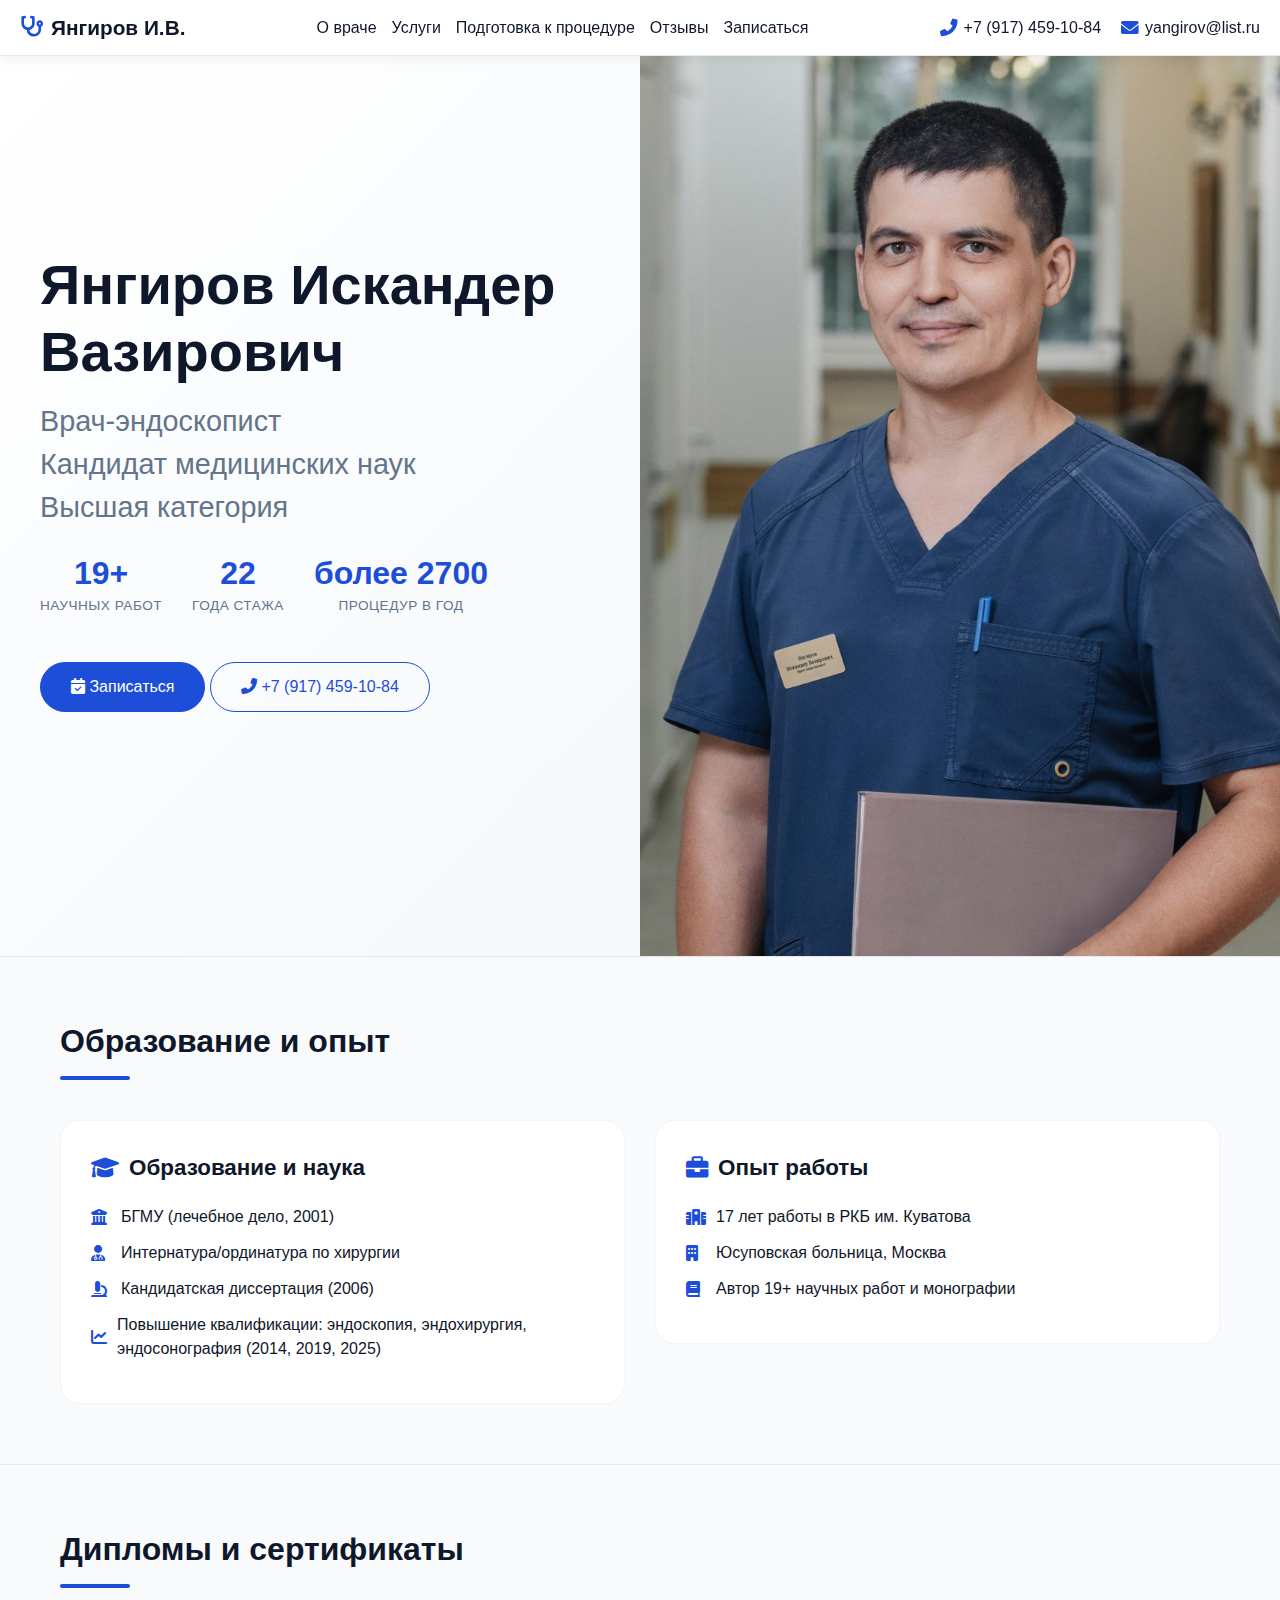
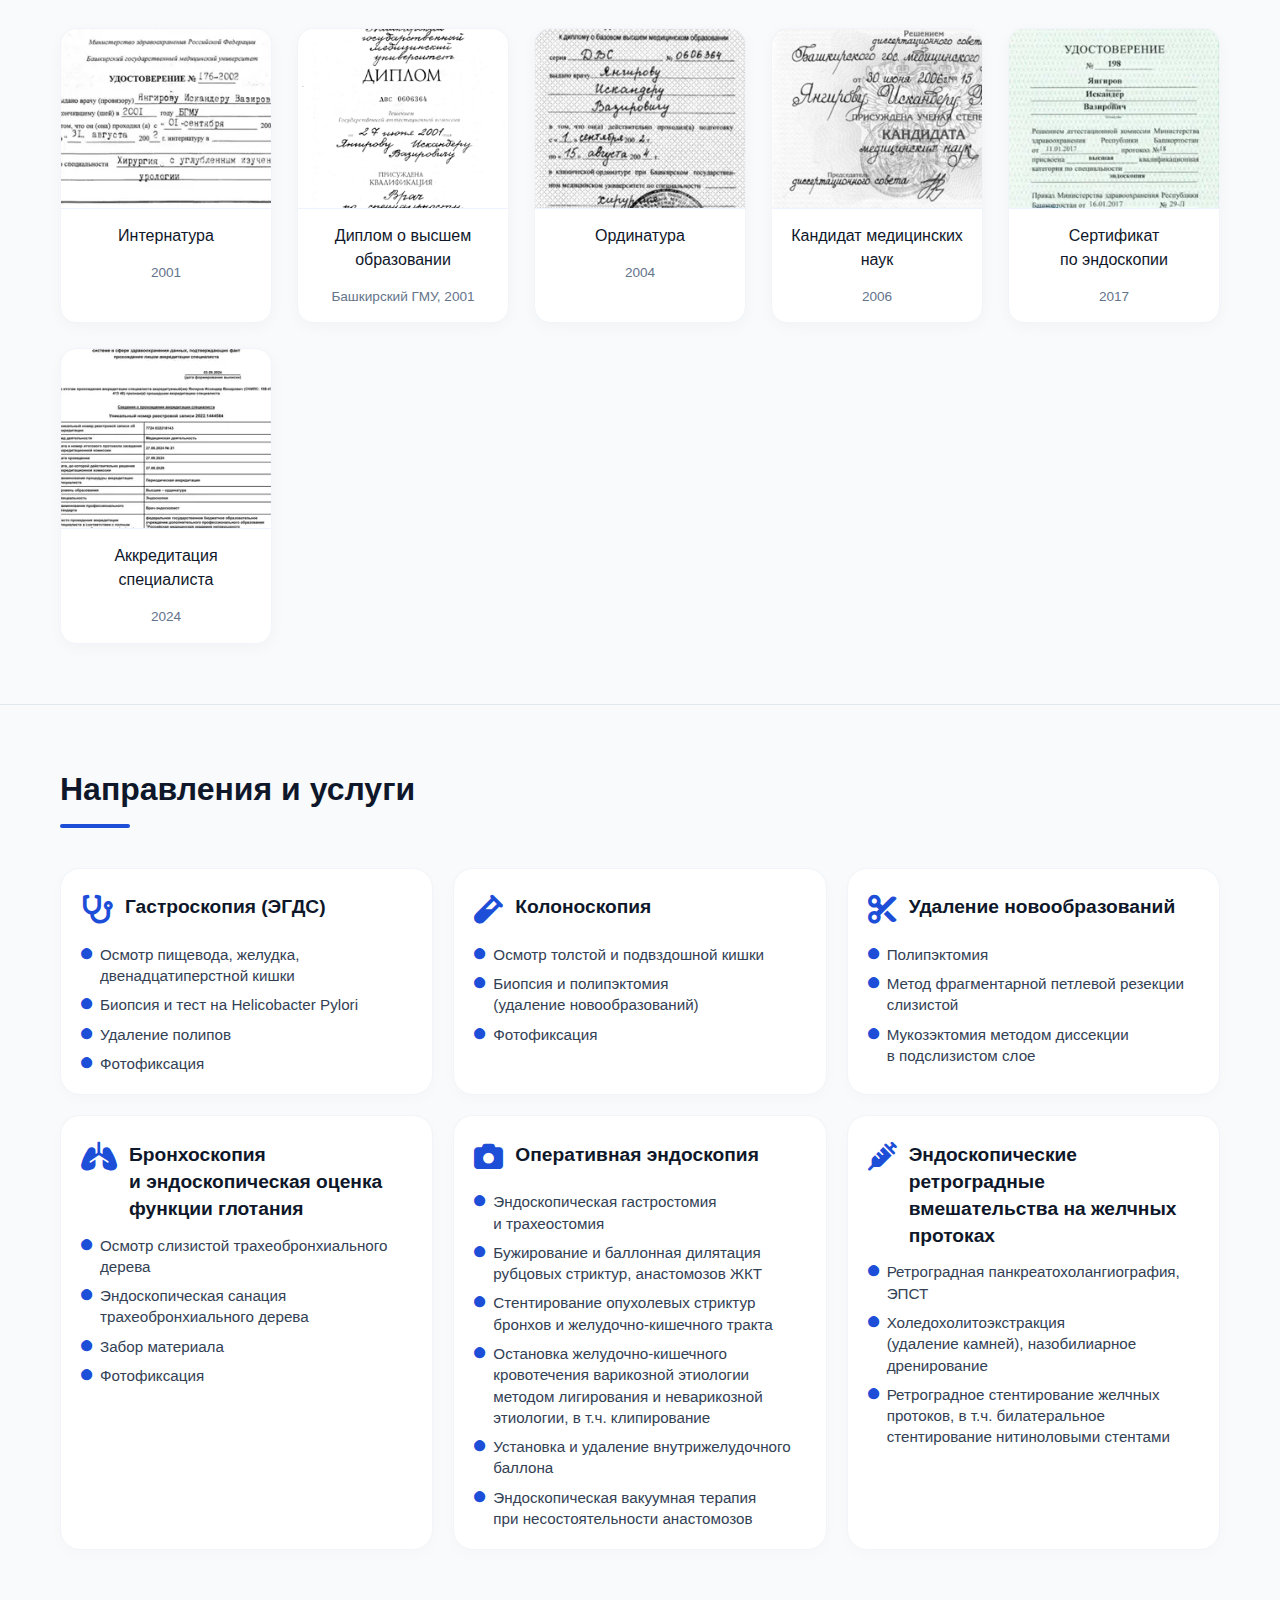
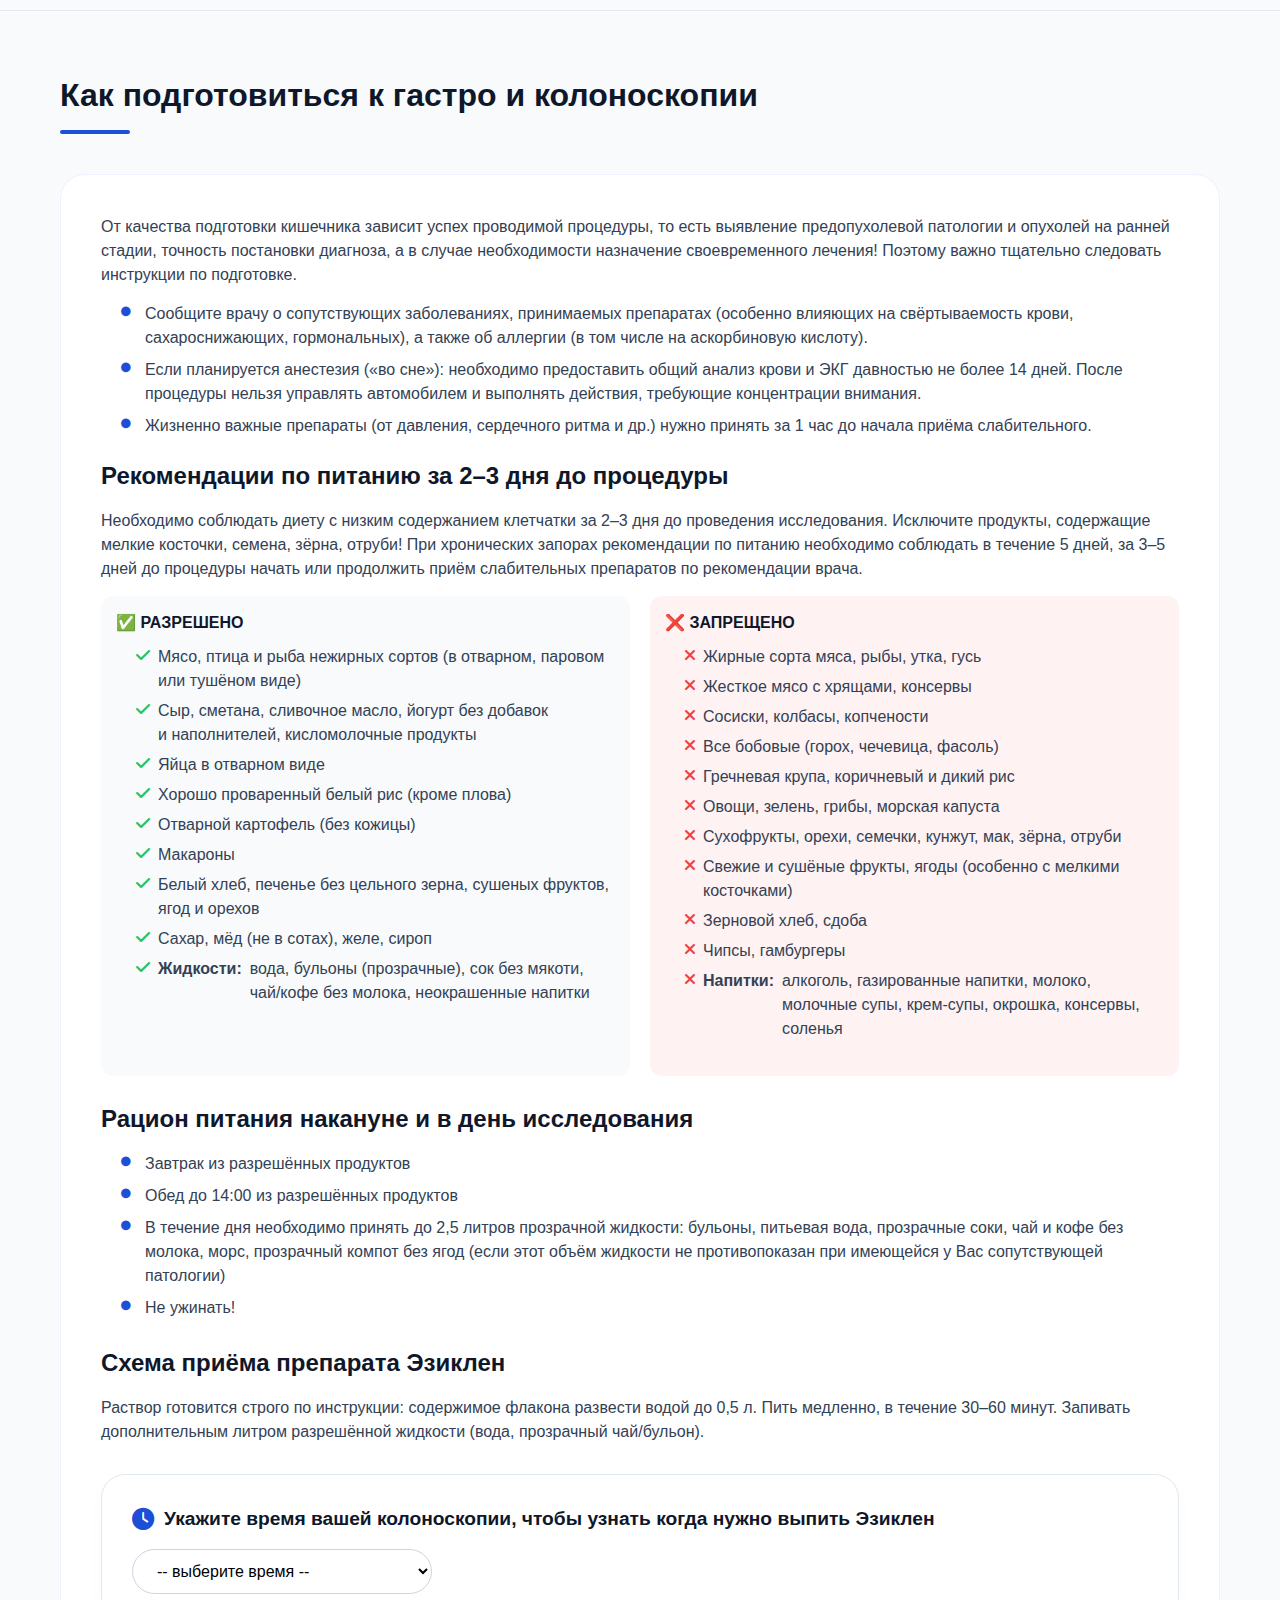
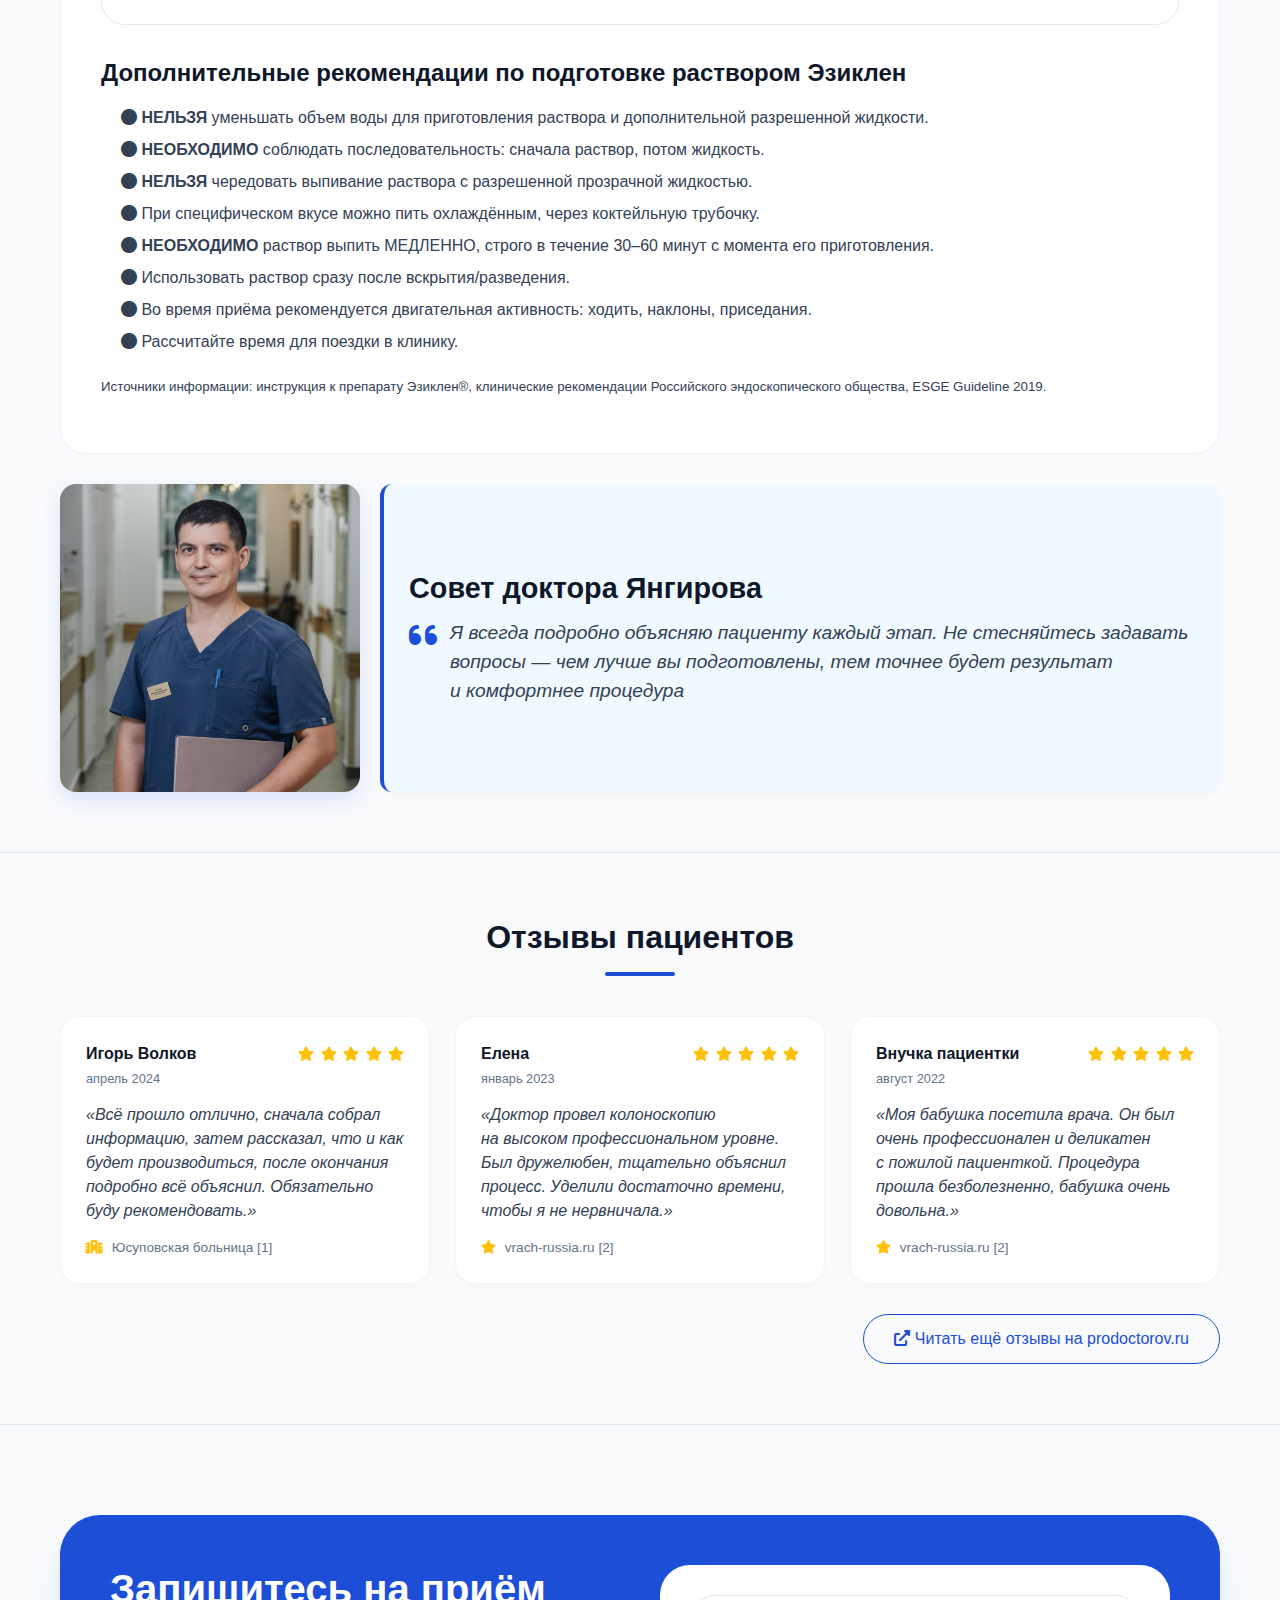
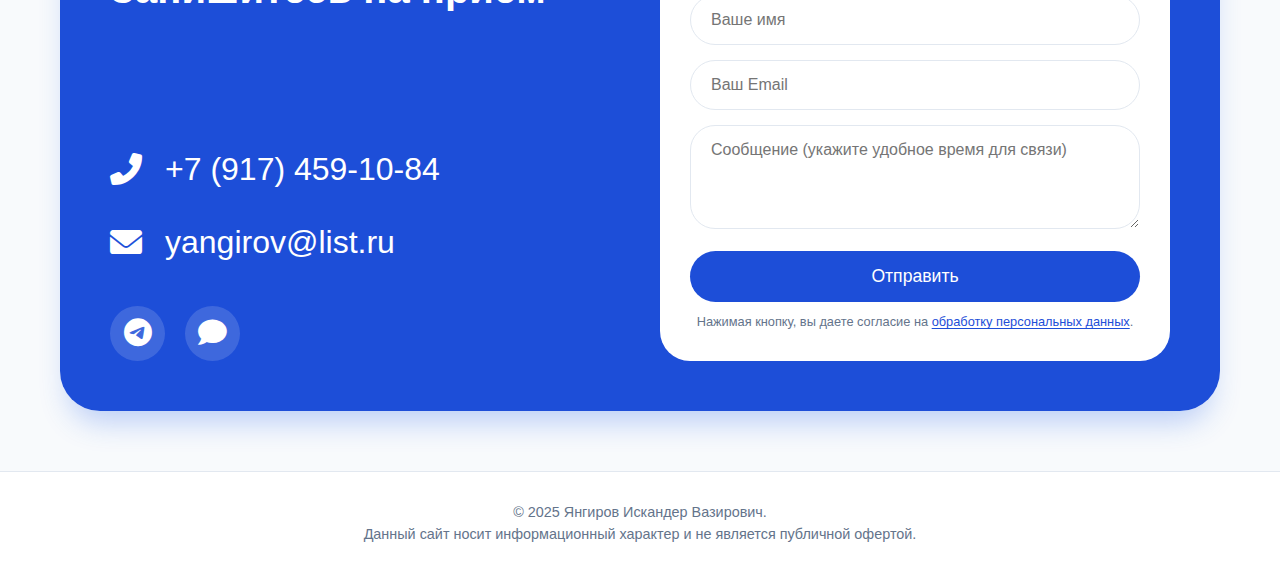
<file: index.html>
<!DOCTYPE html>
<html lang="ru">
<head>
    <meta charset="UTF-8">
    <meta name="viewport" content="width=device-width, initial-scale=1.0">
    <title>Янгиров Искандер Вазирович | Эндоскопист, к.м.н. Москва</title>
    <meta name="description" content="Янгиров Искандер Вазирович – врач-эндоскопист, к.м.н. в Москве. Стаж 22 года, высшая категория. Гастроскопия, колоноскопия, удаление новообразований. Запишитесь на приём.">
    <!-- Open Graph / соцсети -->
    <meta property="og:title" content="Янгиров Искандер Вазирович | Эндоскопист, к.м.н.">
    <meta property="og:description" content="Врач-эндоскопист с 22-летним стажем. Гастроскопия, колоноскопия, удаление новообразований. Запись по телефону.">
    

<meta property="og:image" content="https://doctoryangirov.ru/Photos/YangirovIskander.jpg">
<meta property="og:url" content="https://doctoryangirov.ru/">


    <meta property="og:type" content="website">
    <!-- Font Awesome 6 -->
    <link rel="stylesheet" href="https://cdnjs.cloudflare.com/ajax/libs/font-awesome/6.0.0-beta3/css/all.min.css">
    <!-- Фавикон (папка favicon в корне) -->
    <link rel="icon" type="image/png" href="favicon/favicon-96x96.png" sizes="96x96" />
    <link rel="icon" type="image/svg+xml" href="favicon/favicon.svg" />
    <link rel="shortcut icon" href="favicon/favicon.ico" />
    <link rel="apple-touch-icon" sizes="180x180" href="favicon/apple-touch-icon.png" />
    <link rel="manifest" href="favicon/site.webmanifest" />
    <!-- Основные стили -->
    <link rel="stylesheet" href="styles.css">
</head>
<body>
    <!-- Навигационное меню -->
    <nav class="navbar">
        <a href="#hero" class="nav-logo"><i class="fas fa-stethoscope"></i> Янгиров И.В.</a>
        <div class="nav-links">
            <a href="#education">О&nbsp;враче</a>
            <a href="#services">Услуги</a>
            <a href="#preparation">Подготовка к процедуре</a>
            <a href="#reviews">Отзывы</a>
            <a href="#contact">Записаться</a>
        </div>
        <div class="nav-contacts">
            <a href="tel:+79174591084"><i class="fas fa-phone-alt"></i> +7&nbsp;(917) 459-10-84</a>
            <a href="mailto:yangirov@list.ru"><i class="fas fa-envelope"></i> yangirov@list.ru</a>
        </div>
        <!-- Бургер-иконка -->
        <div class="burger-menu">
            <i class="fas fa-bars burger-icon"></i>
            <i class="fas fa-times close-icon" style="display: none;"></i>
        </div>
    </nav>

    <!-- HERO -->
    <section class="hero" id="hero">
        <div class="hero-content">
            <div class="hero-text">
                <h1>Янгиров Искандер Вазирович</h1>
                <h2>Врач-эндоскопист<br>Кандидат медицинских наук<br>Высшая категория</h2>
                <div class="stats">
                    <div class="stat-item">
                        <span class="stat-number">19+</span>
                        <span class="stat-label">Научных работ</span>
                    </div>
                    <div class="stat-item">
                        <span class="stat-number">22</span>
                        <span class="stat-label">Года стажа</span>
                    </div>
                    <div class="stat-item">
                        <span class="stat-number">более 2700</span>
                        <span class="stat-label">Процедур в год</span>
                    </div>
                </div>
                <div style="margin-top: 30px;">
                    <a href="#contact" class="btn"><i class="fas fa-calendar-check"></i> Записаться</a>
                    <a href="tel:+79174591084" class="btn-outline"><i class="fas fa-phone-alt"></i> +7 (917) 459-10-84</a>
                </div>
            </div>
            <div class="hero-image">
                <img class="doctor-photo" src="Photos/YangirovIskander.jpg" alt="Янгиров Искандер Вазирович, врач-эндоскопист">
            </div>
        </div>
    </section>

    <!-- Образование и стаж -->
    <section id="education" style="background-color: var(--bg-light);">
        <div class="container">
            <h2 class="section-title">Образование и&nbsp;опыт</h2>
            <div class="info-grid">
                <div class="info-block">
                    <h3><i class="fas fa-graduation-cap"></i> Образование и&nbsp;наука</h3>
                    <ul class="doc-list">
                        <li><i class="fas fa-university"></i> БГМУ (лечебное дело, 2001)</li>
                        <li><i class="fas fa-user-md"></i> Интернатура/ординатура по&nbsp;хирургии</li>
                        <li><i class="fas fa-microscope"></i> Кандидатская диссертация (2006)</li>
                        <li><i class="fas fa-chart-line"></i> Повышение квалификации: эндоскопия, эндохирургия, эндосонография (2014, 2019, 2025)</li>
                    </ul>
                </div>
                <div class="info-block">
                    <h3><i class="fas fa-briefcase"></i> Опыт работы</h3>
                    <ul class="doc-list">
                        <li><i class="fas fa-hospital"></i> 17 лет работы в&nbsp;РКБ им. Куватова</li>
                        <li><i class="fas fa-building"></i> Юсуповская больница, Москва</li>
                        <li><i class="fas fa-book"></i> Автор 19+ научных работ и&nbsp;монографии</li>
                    </ul>
                </div>
            </div>
        </div>
    </section>

    <!-- Галерея дипломов -->
    <section id="diplomas">
        <div class="container">
            <h2 class="section-title">Дипломы и&nbsp;сертификаты</h2>
            <div class="diplomas-grid">
                <div class="diploma-card">
                    <div class="diploma-image">
                        <img src="Photos/Diplomas/diploma-internature-thumb.webp" alt="Диплом об окончании интернатуры, 2001" loading="lazy">
                    </div>
                    <p>Интернатура</p>
                    <small>2001</small>
                </div>
                <div class="diploma-card">
                    <div class="diploma-image">
                        <img src="Photos/Diplomas/diploma-higher-education-thumb.webp" alt="Диплом о высшем образовании, Башкирский ГМУ, 2001" loading="lazy">
                    </div>
                    <p>Диплом о&nbsp;высшем образовании</p>
                    <small>Башкирский ГМУ, 2001</small>
                </div>
                <div class="diploma-card">
                    <div class="diploma-image">
                        <img src="Photos/Diplomas/ordinatura-thumb.webp" alt="Диплом об окончании ординатуры, 2004" loading="lazy">
                    </div>
                    <p>Ординатура</p>
                    <small>2004</small>
                </div>
                <div class="diploma-card">
                    <div class="diploma-image">
                        <img src="Photos/Diplomas/candidate-science-thumb.webp" alt="Диплом кандидата медицинских наук, 2006" loading="lazy">
                    </div>
                    <p>Кандидат медицинских наук</p>
                    <small>2006</small>
                </div>
                <div class="diploma-card">
                    <div class="diploma-image">
                        <img src="Photos/Diplomas/certificate-endoscopy-thumb.webp" alt="Сертификат по эндоскопии, 2017" loading="lazy">
                    </div>
                    <p>Сертификат по&nbsp;эндоскопии</p>
                    <small>2017</small>
                </div>
                <div class="diploma-card">
                    <div class="diploma-image">
                        <img src="Photos/Diplomas/accreditation-2024-thumb.webp" alt="Аккредитация специалиста, 2024" loading="lazy">
                    </div>
                    <p>Аккредитация специалиста</p>
                    <small>2024</small>
                </div>
            </div>
        </div>
    </section>

    <!-- Модальное окно для дипломов -->
    <div id="diplomaModal" class="modal" onclick="closeModal()">
        <span class="modal-close" onclick="closeModal(event)">&times;</span>
        <img class="modal-content" id="modalImage" alt="Полноразмерный диплом">
        <button class="modal-prev" onclick="prevImage(event)">&#10094;</button>
        <button class="modal-next" onclick="nextImage(event)">&#10095;</button>
    </div>

    <!-- Услуги -->
    <section id="services">
        <div class="container">
            <h2 class="section-title">Направления и&nbsp;услуги</h2>
            <div class="services-grid">
                <div class="service-card">
                    <div class="service-icon"><i class="fas fa-stethoscope"></i></div>
                    <h3>Гастроскопия (ЭГДС)</h3>
                    <ul>
                        <li><i class="fas fa-circle"></i> Осмотр пищевода, желудка, двенадцатиперстной кишки</li>
                        <li><i class="fas fa-circle"></i> Биопсия и&nbsp;тест на&nbsp;Helicobacter Pylori</li>
                        <li><i class="fas fa-circle"></i> Удаление полипов</li>
                        <li><i class="fas fa-circle"></i> Фотофиксация</li>
                    </ul>
                </div>
                <div class="service-card">
                    <div class="service-icon"><i class="fas fa-vial"></i></div>
                    <h3>Колоноскопия</h3>
                    <ul>
                        <li><i class="fas fa-circle"></i> Осмотр толстой и&nbsp;подвздошной кишки</li>
                        <li><i class="fas fa-circle"></i> Биопсия и&nbsp;полипэктомия (удаление&nbsp;новообразований)</li>
                        <li><i class="fas fa-circle"></i> Фотофиксация</li>
                    </ul>
                </div>
                <div class="service-card">
                    <div class="service-icon"><i class="fas fa-cut"></i></div>
                    <h3>Удаление новообразований</h3>
                    <ul>
                        <li><i class="fas fa-circle"></i> Полипэктомия</li>
                        <li><i class="fas fa-circle"></i> Метод фрагментарной петлевой резекции слизистой</li>
                        <li><i class="fas fa-circle"></i> Мукозэктомия методом диссекции в&nbsp;подслизистом слое</li>
                    </ul>
                </div>
                <div class="service-card">
                    <div class="service-icon"><i class="fas fa-lungs"></i></div>
                    <h3>Бронхоскопия и&nbsp;эндоскопическая оценка функции глотания</h3>
                    <ul>
                        <li><i class="fas fa-circle"></i> Осмотр слизистой трахеобронхиального дерева</li>
                        <li><i class="fas fa-circle"></i> Эндоскопическая санация трахеобронхиального дерева</li>
                        <li><i class="fas fa-circle"></i> Забор материала</li>
                        <li><i class="fas fa-circle"></i> Фотофиксация</li>
                    </ul>
                </div>
                <div class="service-card">
                    <div class="service-icon"><i class="fas fa-camera"></i></div>
                    <h3>Оперативная эндоскопия</h3>
                    <ul>
                        <li><i class="fas fa-circle"></i> Эндоскопическая гастростомия и&nbsp;трахеостомия</li>
                        <li><i class="fas fa-circle"></i> Бужирование и&nbsp;баллонная дилятация рубцовых стриктур, анастомозов ЖКТ</li>
                        <li><i class="fas fa-circle"></i> Стентирование опухолевых стриктур бронхов и&nbsp;желудочно-кишечного тракта</li>
                        <li><i class="fas fa-circle"></i> Остановка желудочно-кишечного кровотечения варикозной этиологии методом лигирования и&nbsp;неварикозной этиологии, в&nbsp;т.ч. клипирование</li>
                        <li><i class="fas fa-circle"></i> Установка и&nbsp;удаление внутрижелудочного баллона</li>
                        <li><i class="fas fa-circle"></i> Эндоскопическая вакуумная терапия при&nbsp;несостоятельности анастомозов</li>
                    </ul>
                </div>
                <div class="service-card">
                    <div class="service-icon"><i class="fas fa-syringe"></i></div>
                    <h3>Эндоскопические ретроградные вмешательства на&nbsp;желчных протоках</h3>
                    <ul>
                        <li><i class="fas fa-circle"></i> Ретроградная панкреатохолангиография, ЭПСТ</li>
                        <li><i class="fas fa-circle"></i> Холедохолитоэкстракция (удаление&nbsp;камней), назобилиарное дренирование</li>
                        <li><i class="fas fa-circle"></i> Ретроградное стентирование желчных протоков, в&nbsp;т.ч. билатеральное стентирование нитиноловыми стентами</li>
                    </ul>
                </div>
            </div>
        </div>
    </section>

    <!-- Подготовка к процедурам -->
    <section id="preparation">
        <div class="container">
            <h2 class="section-title">Как подготовиться к&nbsp;гастро и&nbsp;колоноскопии</h2>
            <div class="article-content">
                <p>От&nbsp;качества подготовки кишечника зависит успех проводимой процедуры, то&nbsp;есть выявление предопухолевой патологии и&nbsp;опухолей на&nbsp;ранней стадии, точность постановки диагноза, а&nbsp;в&nbsp;случае необходимости назначение своевременного лечения! Поэтому важно тщательно следовать инструкции по&nbsp;подготовке.</p>
                <ul class="custom-bullet-list">
                    <li>Сообщите врачу о&nbsp;сопутствующих заболеваниях, принимаемых препаратах (особенно влияющих на&nbsp;свёртываемость крови, сахароснижающих, гормональных), а&nbsp;также об&nbsp;аллергии (в&nbsp;том числе на&nbsp;аскорбиновую кислоту).</li>
                    <li>Если планируется анестезия («во&nbsp;сне»): необходимо предоставить общий анализ крови и&nbsp;ЭКГ давностью не&nbsp;более 14&nbsp;дней. После процедуры нельзя управлять автомобилем и&nbsp;выполнять действия, требующие концентрации внимания.</li>
                    <li>Жизненно важные препараты (от&nbsp;давления, сердечного ритма и&nbsp;др.) нужно принять за&nbsp;1&nbsp;час до&nbsp;начала приёма слабительного.</li>
                </ul>

                <h3>Рекомендации по&nbsp;питанию за&nbsp;2–3 дня до&nbsp;процедуры</h3>
                <p>Необходимо соблюдать диету с&nbsp;низким содержанием клетчатки за&nbsp;2–3 дня до&nbsp;проведения исследования. Исключите продукты, содержащие мелкие косточки, семена, зёрна, отруби! При хронических запорах рекомендации по&nbsp;питанию необходимо соблюдать в&nbsp;течение 5&nbsp;дней, за&nbsp;3–5 дней до&nbsp;процедуры начать или продолжить приём слабительных препаратов по&nbsp;рекомендации врача.</p>
                
                <div class="diet-blocks">
                    <div class="diet-allowed">
                        <strong>✅ РАЗРЕШЕНО</strong>
                        <ul>
                            <li><i class="fas fa-check"></i>Мясо, птица и&nbsp;рыба нежирных сортов (в&nbsp;отварном, паровом или тушёном виде)</li>
                            <li><i class="fas fa-check"></i>Сыр, сметана, сливочное масло, йогурт без добавок и&nbsp;наполнителей, кисломолочные продукты</li>
                            <li><i class="fas fa-check"></i>Яйца в&nbsp;отварном виде</li>
                            <li><i class="fas fa-check"></i>Хорошо проваренный белый рис (кроме плова)</li>
                            <li><i class="fas fa-check"></i>Отварной картофель (без кожицы)</li>
                            <li><i class="fas fa-check"></i>Макароны</li>
                            <li><i class="fas fa-check"></i>Белый хлеб, печенье без цельного зерна, сушеных фруктов, ягод и&nbsp;орехов</li>
                            <li><i class="fas fa-check"></i>Сахар, мёд (не&nbsp;в&nbsp;сотах), желе, сироп</li>
                            <li><i class="fas fa-check"></i><strong>Жидкости:</strong> вода, бульоны (прозрачные), сок без мякоти, чай/кофе без молока, неокрашенные напитки</li>
                        </ul>
                    </div>
                    <div class="diet-forbidden">
                        <strong>❌ ЗАПРЕЩЕНО</strong>
                        <ul>
                            <li><i class="fas fa-times"></i>Жирные сорта мяса, рыбы, утка, гусь</li>
                            <li><i class="fas fa-times"></i>Жесткое мясо с&nbsp;хрящами, консервы</li>
                            <li><i class="fas fa-times"></i>Сосиски, колбасы, копчености</li>
                            <li><i class="fas fa-times"></i>Все бобовые (горох, чечевица, фасоль)</li>
                            <li><i class="fas fa-times"></i>Гречневая крупа, коричневый и&nbsp;дикий рис</li>
                            <li><i class="fas fa-times"></i>Овощи, зелень, грибы, морская капуста</li>
                            <li><i class="fas fa-times"></i>Сухофрукты, орехи, семечки, кунжут, мак, зёрна, отруби</li>
                            <li><i class="fas fa-times"></i>Свежие и&nbsp;сушёные фрукты, ягоды (особенно с&nbsp;мелкими косточками)</li>
                            <li><i class="fas fa-times"></i>Зерновой хлеб, сдоба</li>
                            <li><i class="fas fa-times"></i>Чипсы, гамбургеры</li>
                            <li><i class="fas fa-times"></i><strong>Напитки:</strong> алкоголь, газированные напитки, молоко, молочные супы, крем-супы, окрошка, консервы, соленья</li>
                        </ul>
                    </div>
                </div>

                <h3>Рацион питания накануне и&nbsp;в&nbsp;день исследования</h3>
                <ul class="custom-bullet-list">
                    <li>Завтрак из&nbsp;разрешённых продуктов</li>
                    <li>Обед до&nbsp;14:00 из&nbsp;разрешённых продуктов</li>
                    <li>В&nbsp;течение дня необходимо принять до&nbsp;2,5 литров прозрачной жидкости: бульоны, питьевая вода, прозрачные соки, чай и&nbsp;кофе без молока, морс, прозрачный компот без ягод (если этот объём жидкости не&nbsp;противопоказан при имеющейся у&nbsp;Вас сопутствующей патологии)</li>
                    <li>Не&nbsp;ужинать!</li>
                </ul>

                <h3>Схема приёма препарата Эзиклен</h3>
                <p>Раствор готовится строго по&nbsp;инструкции: содержимое флакона развести водой до&nbsp;0,5 л. Пить медленно, в&nbsp;течение 30–60 минут. Запивать дополнительным литром разрешённой жидкости (вода, прозрачный чай/бульон).</p>

                <!-- Интерактивный блок -->
                <div class="interactive-prep">
                    <label for="procedure-time" class="interactive-label">
                        <i class="fas fa-clock"></i> Укажите время вашей колоноскопии, чтобы узнать когда нужно выпить Эзиклен
                    </label>
                    <select id="procedure-time" class="time-select">
                        <option value="">-- выберите время --</option>
                        <option value="7:00">7:00</option>
                        <option value="8:00">8:00</option>
                        <option value="9:00">9:00</option>
                        <option value="10:00">10:00</option>
                        <option value="11:00">11:00</option>
                        <option value="12:00">12:00</option>
                        <option value="13:00">13:00</option>
                        <option value="14:00">14:00</option>
                        <option value="15:00">15:00</option>
                        <option value="16:00">16:00</option>
                        <option value="17:00">17:00</option>
                        <option value="18:00">18:00</option>
                        <option value="19:00">19:00</option>
                    </select>

                    <div id="schedule-output" class="schedule-card" style="display: none;">
                        <!-- Сюда подставляется расписание -->
                    </div>
                </div>

                <h3>Дополнительные рекомендации по&nbsp;подготовке раствором Эзиклен</h3>
                <ul class="prep-list-icons">
                    <li><i class="fas fa-circle"></i> <strong>НЕЛЬЗЯ</strong> уменьшать объем воды для приготовления раствора и&nbsp;дополнительной разрешенной жидкости.</li>
                    <li><i class="fas fa-circle"></i> <strong>НЕОБХОДИМО</strong> соблюдать последовательность: сначала раствор, потом жидкость.</li>
                    <li><i class="fas fa-circle"></i> <strong>НЕЛЬЗЯ</strong> чередовать выпивание раствора с&nbsp;разрешенной прозрачной жидкостью.</li>
                    <li><i class="fas fa-circle"></i> При специфическом вкусе можно пить охлаждённым, через коктейльную трубочку.</li>
                    <li><i class="fas fa-circle"></i> <strong>НЕОБХОДИМО</strong> раствор выпить МЕДЛЕННО, строго в&nbsp;течение 30–60 минут с&nbsp;момента его приготовления.</li>
                    <li><i class="fas fa-circle"></i> Использовать раствор сразу после вскрытия/разведения.</li>
                    <li><i class="fas fa-circle"></i> Во&nbsp;время приёма рекомендуется двигательная активность: ходить, наклоны, приседания.</li>
                    <li><i class="fas fa-circle"></i> Рассчитайте время для поездки в&nbsp;клинику.</li>
                </ul>
                <p><small>Источники информации: инструкция к&nbsp;препарату Эзиклен®, клинические рекомендации Российского эндоскопического общества, ESGE Guideline 2019.</small></p>
            </div>

            <!-- Совет доктора -->
            <div class="doctor-advice-with-photo">
                <div class="doctor-photo-circle">
                    <img src="Photos/YangirovIskander.jpg" alt="Янгиров Искандер Вазирович" loading="lazy">
                </div>
                <div class="advice-content">
                    <h3 class="advice-title">Совет доктора Янгирова</h3>
                    <div class="advice-quote">
                        <i class="fas fa-quote-left quote-icon"></i>
                        <p class="advice-text">Я всегда подробно объясняю пациенту каждый этап. Не&nbsp;стесняйтесь задавать вопросы — чем лучше вы подготовлены, тем точнее будет результат и&nbsp;комфортнее процедура</p>
                    </div>
                </div>
            </div>
        </div>
    </section>

    <!-- Отзывы -->
    <section id="reviews">
        <div class="container">
            <h2 class="section-title center">Отзывы пациентов</h2>
            <div class="reviews-slider">
                <div class="review-card">
                    <div class="review-header">
                        <div class="reviewer-info">
                            <h4>Игорь Волков</h4>
                            <div class="date">апрель 2024</div>
                        </div>
                        <div class="rating">
                            <i class="fas fa-star"></i>
                            <i class="fas fa-star"></i>
                            <i class="fas fa-star"></i>
                            <i class="fas fa-star"></i>
                            <i class="fas fa-star"></i>
                        </div>
                    </div>
                    <div class="review-text">«Всё прошло отлично, сначала собрал информацию, затем рассказал, что и&nbsp;как будет производиться, после&nbsp;окончания подробно всё объяснил. Обязательно буду рекомендовать.»</div>
                    <div class="review-source"><i class="fas fa-hospital"></i> Юсуповская больница [1]</div>
                </div>
                <div class="review-card">
                    <div class="review-header">
                        <div class="reviewer-info">
                            <h4>Елена</h4>
                            <div class="date">январь 2023</div>
                        </div>
                        <div class="rating">
                            <i class="fas fa-star"></i>
                            <i class="fas fa-star"></i>
                            <i class="fas fa-star"></i>
                            <i class="fas fa-star"></i>
                            <i class="fas fa-star"></i>
                        </div>
                    </div>
                    <div class="review-text">«Доктор провел колоноскопию на&nbsp;высоком профессиональном уровне. Был дружелюбен, тщательно объяснил процесс. Уделили достаточно времени, чтобы&nbsp;я не нервничала.»</div>
                    <div class="review-source"><i class="fas fa-star"></i> vrach-russia.ru [2]</div>
                </div>
                <div class="review-card">
                    <div class="review-header">
                        <div class="reviewer-info">
                            <h4>Внучка пациентки</h4>
                            <div class="date">август 2022</div>
                        </div>
                        <div class="rating">
                            <i class="fas fa-star"></i>
                            <i class="fas fa-star"></i>
                            <i class="fas fa-star"></i>
                            <i class="fas fa-star"></i>
                            <i class="fas fa-star"></i>
                        </div>
                    </div>
                    <div class="review-text">«Моя бабушка посетила врача. Он был очень профессионален и&nbsp;деликатен с&nbsp;пожилой пациенткой. Процедура прошла безболезненно, бабушка очень довольна.»</div>
                    <div class="review-source"><i class="fas fa-star"></i> vrach-russia.ru [2]</div>
                </div>
            </div>
            <div class="reviews-footer">
                <a href="https://prodoctorov.ru/moskva/vrach/245678-yangirov/" target="_blank" class="btn-outline"><i class="fas fa-external-link-alt"></i> Читать ещё отзывы на prodoctorov.ru</a>
            </div>
        </div>
    </section>

    <!-- Контакты -->
    <section id="contact" style="border-bottom: none;">
        <div class="container">
            <div class="contact-card">
                <div class="contact-info">
                    <h2 class="contact-title">Запишитесь на&nbsp;приём</h2>
                    <div>
                        <div class="contact-item">
                            <i class="fas fa-phone-alt"></i>
                            <a href="tel:+79174591084">+7&nbsp;(917) 459-10-84</a>
                        </div>
                        <div class="contact-item">
                            <i class="fas fa-envelope"></i>
                            <a href="mailto:yangirov@list.ru">yangirov@list.ru</a>
                        </div>
                        <div class="social-icons">
                            <a href="https://t.me/+79174591084" target="_blank" title="Telegram"><i class="fab fa-telegram"></i></a>
                            <a href="https://max.ru/u/f9LHodD0cOLFTNGisAWWY33jyUtYkchzM4VGB6miAdauMABHcjIVA6HWqm4" target="_blank" title="Max"><i class="fas fa-comment"></i></a>
                        </div>
                    </div>
                </div>
                <form class="contact-form" onsubmit="return sendByMail(this)">
                    <input type="text" name="name" placeholder="Ваше имя" required>
                    <input type="email" name="email" placeholder="Ваш Email" required>
                    <textarea name="message" placeholder="Сообщение (укажите удобное время для связи)" rows="4" required></textarea>
                    <button type="submit" class="btn">Отправить</button>
                    <p class="privacy-note">
        Нажимая кнопку, вы даете согласие на 
        <a href="privacy-policy.html" target="_blank">обработку персональных данных</a>.
    </p>
                </form>




            </div>
        </div>
    </section>

    <!-- Футер -->
    <footer class="footer">
        <div class="container">
            <p>© 2025 Янгиров Искандер Вазирович.</p>
            <p>Данный сайт носит информационный характер и&nbsp;не является публичной офертой.</p>
        </div>
    </footer>


 <!-- Полноэкранное меню для мобильных -->
    <div class="fullscreen-menu" id="fullscreenMenu">
        <div class="fullscreen-menu-content">
            <a href="#education" class="fullscreen-link">О враче</a>
            <a href="#services" class="fullscreen-link">Услуги</a>
            <a href="#preparation" class="fullscreen-link">Подготовка к процедуре</a>
            <a href="#reviews" class="fullscreen-link">Отзывы</a>
            <a href="#contact" class="fullscreen-link">Записаться</a>
            <div class="fullscreen-contacts">
                <a href="tel:+79174591084"><i class="fas fa-phone-alt"></i> +7 (917) 459-10-84</a>
                <a href="mailto:yangirov@list.ru"><i class="fas fa-envelope"></i> yangirov@list.ru</a>
            </div>
        </div>
    </div>
    
    <!-- Подключение внешнего JS -->
    <script src="script.js"></script>



<script type="application/ld+json">
{
    "@context": "https://schema.org",
    "@type": "Physician",
    "name": "Янгиров Искандер Вазирович",
    "image": "https://doctoryangirov.ru/Photos/YangirovIskander.jpg",
    "specialty": "Эндоскопия",
    "medicalSpecialty": "Gastroenterology",
    "knowsAbout": [
        "Гастроскопия",
        "Колоноскопия",
        "Бронхоскопия",
        "Видеокапсульная эндоскопия",
        "Полипэктомия"
    ],
    "alumniOf": {
        "@type": "EducationalOrganization",
        "name": "Башкирский государственный медицинский университет"
    },
    "award": "Кандидат медицинских наук, высшая категория",
    "telephone": "+79174591084",
    "email": "yangirov@list.ru",
    "url": "https://doctoryangirov.ru/",
    "sameAs": [
        "https://prodoctorov.ru/moskva/vrach/245678-yangirov/",
        "https://yusupovs.com/collective/doctors/iskander-vazirovich-yangirov/"
    ],
    "address": {
        "@type": "PostalAddress",
        "streetAddress": "ул. Нагорная, д. 17, корп. 6",
        "addressLocality": "Москва",
        "postalCode": "117186",
        "addressCountry": "RU"
    },
    "worksFor": {
        "@type": "Hospital",
        "name": "Юсуповская больница",
        "address": {
            "@type": "PostalAddress",
            "streetAddress": "ул. Нагорная, д. 17, корп. 6",
            "addressLocality": "Москва",
            "postalCode": "117186",
            "addressCountry": "RU"
        }
    }
}
</script>



   
</body>
</html>
</file>
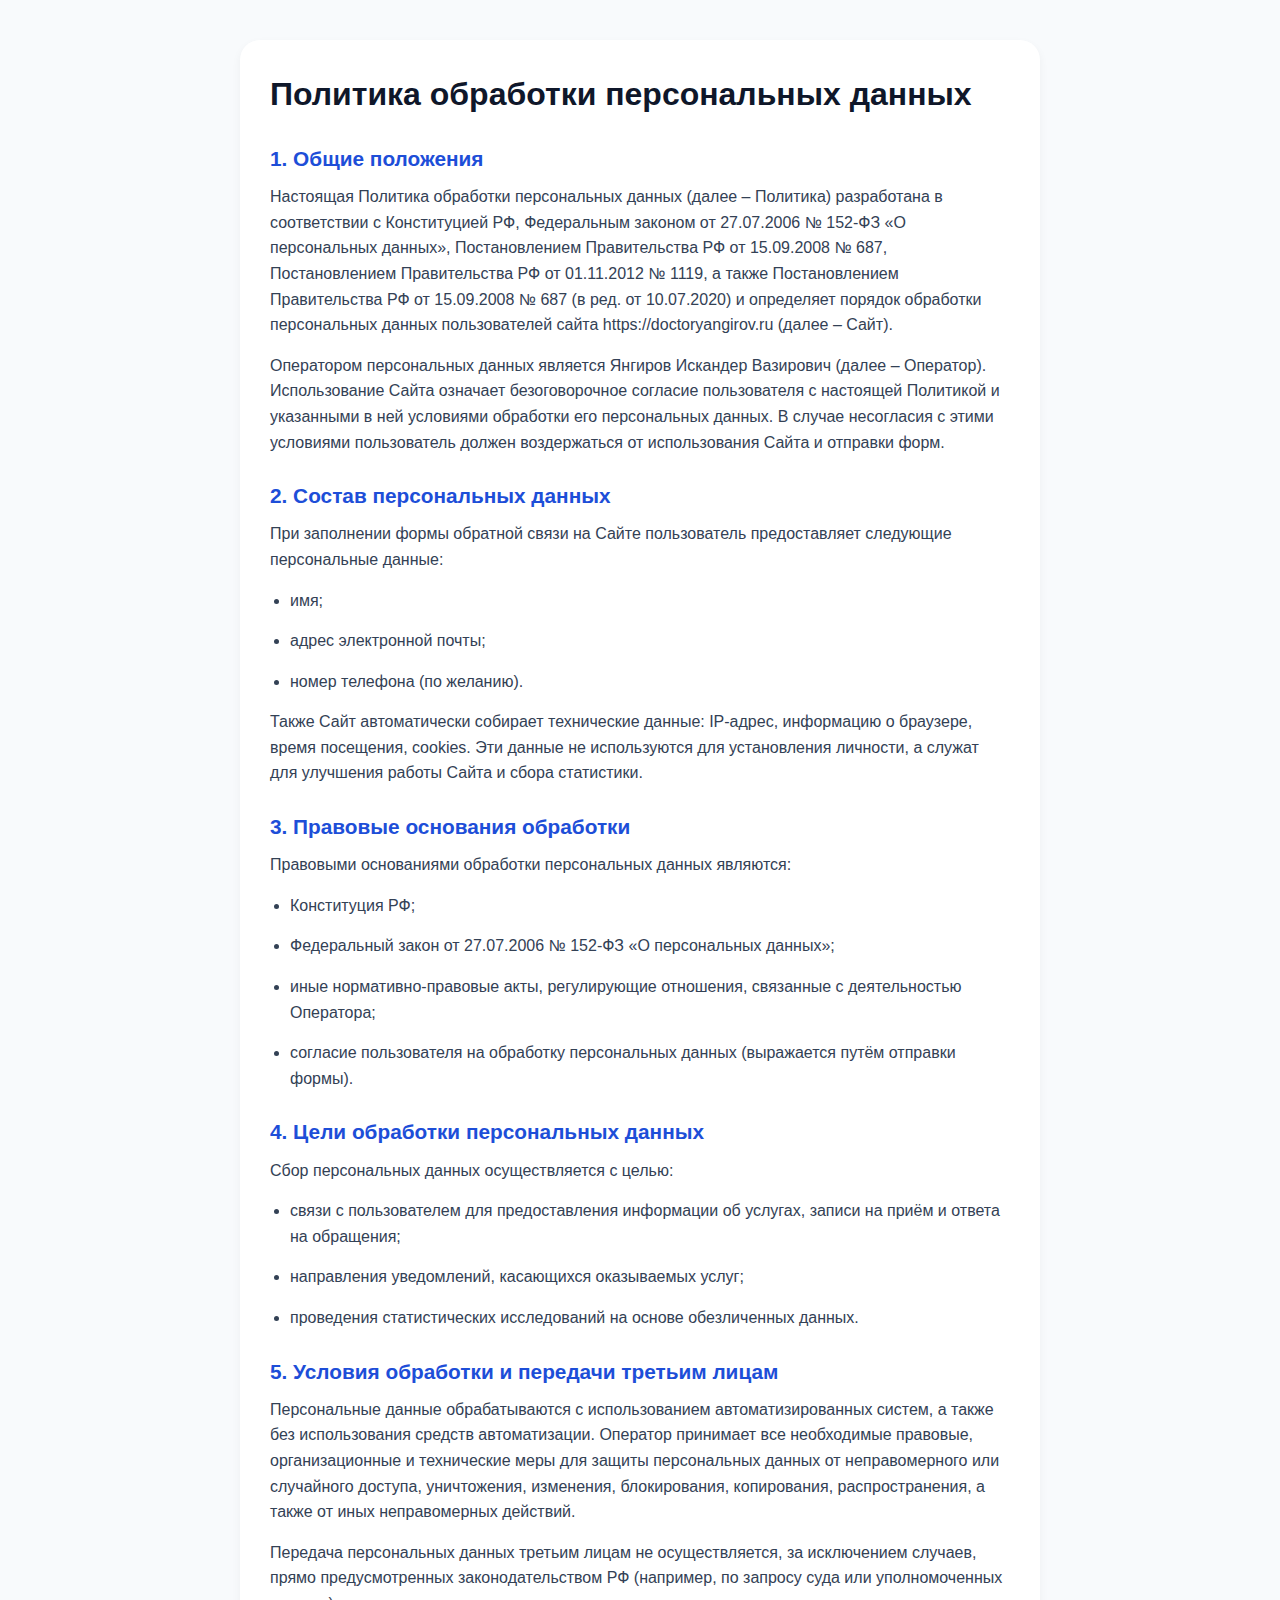
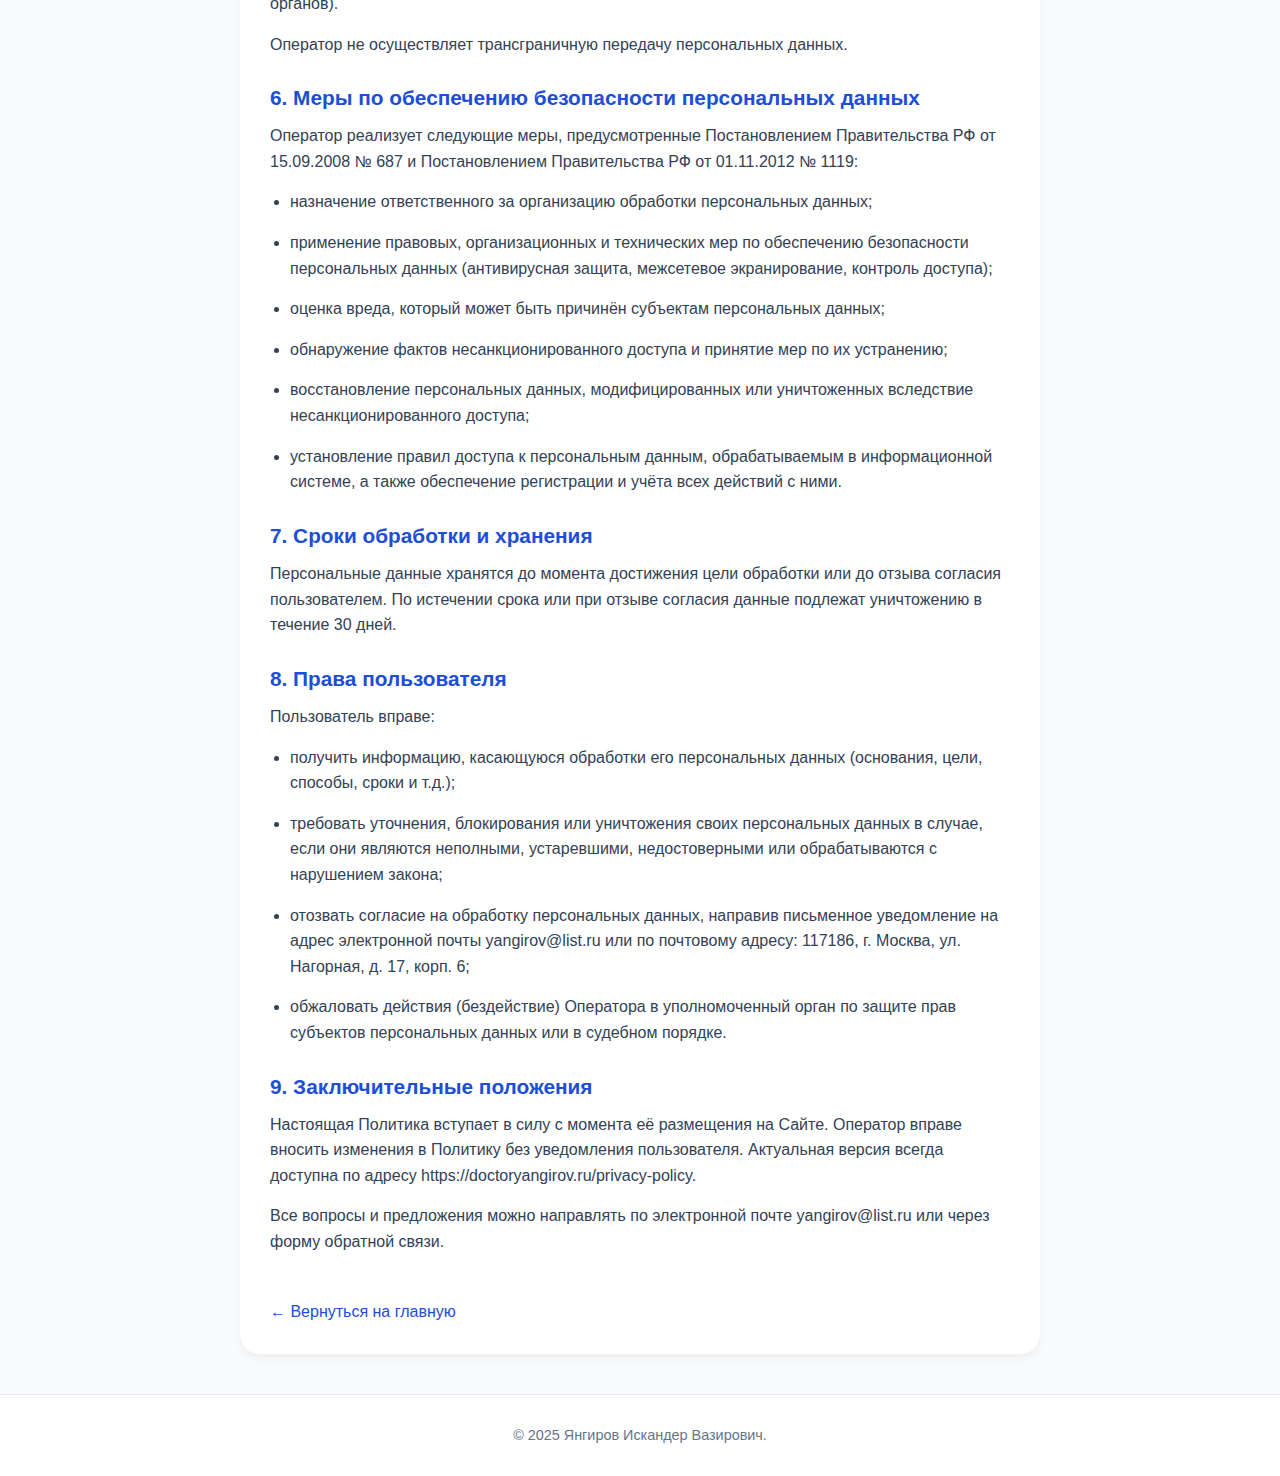
<file: privacy-policy.html>
<!DOCTYPE html>
<html lang="ru">
<head>
    <meta charset="UTF-8">
    <meta name="viewport" content="width=device-width, initial-scale=1.0">
    <title>Политика конфиденциальности | Янгиров И.В.</title>
    <link rel="stylesheet" href="styles.css">
    <style>
        /* Дополнительные стили для страницы */
        .policy-content {
            max-width: 800px;
            margin: 40px auto;
            padding: 30px;
            background: white;
            border-radius: 20px;
            box-shadow: var(--shadow-sm);
        }
        .policy-content h1 {
            font-size: 2rem;
            margin-bottom: 20px;
            color: var(--text-dark);
        }
        .policy-content h2 {
            font-size: 1.3rem;
            margin: 25px 0 10px;
            color: var(--primary);
        }
        .policy-content p,
        .policy-content li {
            margin-bottom: 15px;
            color: var(--text-light);
            line-height: 1.6;
        }
        .policy-content ul {
            margin-left: 20px;
        }
        .back-link {
            display: inline-block;
            margin-top: 30px;
            color: var(--primary);
        }
    </style>
</head>
<body>
    <div class="container">
        <div class="policy-content">
            <h1>Политика обработки персональных данных</h1>
            
            <h2>1. Общие положения</h2>
            <p>Настоящая Политика обработки персональных данных (далее – Политика) разработана в соответствии с Конституцией РФ, Федеральным законом от 27.07.2006 № 152-ФЗ «О персональных данных», Постановлением Правительства РФ от 15.09.2008 № 687, Постановлением Правительства РФ от 01.11.2012 № 1119, а также Постановлением Правительства РФ от 15.09.2008 № 687 (в ред. от 10.07.2020) и определяет порядок обработки персональных данных пользователей сайта https://doctoryangirov.ru (далее – Сайт).</p>
            <p>Оператором персональных данных является Янгиров Искандер Вазирович (далее – Оператор). Использование Сайта означает безоговорочное согласие пользователя с настоящей Политикой и указанными в ней условиями обработки его персональных данных. В случае несогласия с этими условиями пользователь должен воздержаться от использования Сайта и отправки форм.</p>

            <h2>2. Состав персональных данных</h2>
            <p>При заполнении формы обратной связи на Сайте пользователь предоставляет следующие персональные данные:</p>
            <ul>
                <li>имя;</li>
                <li>адрес электронной почты;</li>
                <li>номер телефона (по желанию).</li>
            </ul>
            <p>Также Сайт автоматически собирает технические данные: IP-адрес, информацию о браузере, время посещения, cookies. Эти данные не используются для установления личности, а служат для улучшения работы Сайта и сбора статистики.</p>

            <h2>3. Правовые основания обработки</h2>
            <p>Правовыми основаниями обработки персональных данных являются:</p>
            <ul>
                <li>Конституция РФ;</li>
                <li>Федеральный закон от 27.07.2006 № 152-ФЗ «О персональных данных»;</li>
                <li>иные нормативно-правовые акты, регулирующие отношения, связанные с деятельностью Оператора;</li>
                <li>согласие пользователя на обработку персональных данных (выражается путём отправки формы).</li>
            </ul>

            <h2>4. Цели обработки персональных данных</h2>
            <p>Сбор персональных данных осуществляется с целью:</p>
            <ul>
                <li>связи с пользователем для предоставления информации об услугах, записи на приём и ответа на обращения;</li>
                <li>направления уведомлений, касающихся оказываемых услуг;</li>
                <li>проведения статистических исследований на основе обезличенных данных.</li>
            </ul>

            <h2>5. Условия обработки и передачи третьим лицам</h2>
            <p>Персональные данные обрабатываются с использованием автоматизированных систем, а также без использования средств автоматизации. Оператор принимает все необходимые правовые, организационные и технические меры для защиты персональных данных от неправомерного или случайного доступа, уничтожения, изменения, блокирования, копирования, распространения, а также от иных неправомерных действий.</p>
            <p>Передача персональных данных третьим лицам не осуществляется, за исключением случаев, прямо предусмотренных законодательством РФ (например, по запросу суда или уполномоченных органов).</p>
            <p>Оператор не осуществляет трансграничную передачу персональных данных.</p>

            <h2>6. Меры по обеспечению безопасности персональных данных</h2>
            <p>Оператор реализует следующие меры, предусмотренные Постановлением Правительства РФ от 15.09.2008 № 687 и Постановлением Правительства РФ от 01.11.2012 № 1119:</p>
            <ul>
                <li>назначение ответственного за организацию обработки персональных данных;</li>
                <li>применение правовых, организационных и технических мер по обеспечению безопасности персональных данных (антивирусная защита, межсетевое экранирование, контроль доступа);</li>
                <li>оценка вреда, который может быть причинён субъектам персональных данных;</li>
                <li>обнаружение фактов несанкционированного доступа и принятие мер по их устранению;</li>
                <li>восстановление персональных данных, модифицированных или уничтоженных вследствие несанкционированного доступа;</li>
                <li>установление правил доступа к персональным данным, обрабатываемым в информационной системе, а также обеспечение регистрации и учёта всех действий с ними.</li>
            </ul>

            <h2>7. Сроки обработки и хранения</h2>
            <p>Персональные данные хранятся до момента достижения цели обработки или до отзыва согласия пользователем. По истечении срока или при отзыве согласия данные подлежат уничтожению в течение 30 дней.</p>

            <h2>8. Права пользователя</h2>
            <p>Пользователь вправе:</p>
            <ul>
                <li>получить информацию, касающуюся обработки его персональных данных (основания, цели, способы, сроки и т.д.);</li>
                <li>требовать уточнения, блокирования или уничтожения своих персональных данных в случае, если они являются неполными, устаревшими, недостоверными или обрабатываются с нарушением закона;</li>
                <li>отозвать согласие на обработку персональных данных, направив письменное уведомление на адрес электронной почты yangirov@list.ru или по почтовому адресу: 117186, г. Москва, ул. Нагорная, д. 17, корп. 6;</li>
                <li>обжаловать действия (бездействие) Оператора в уполномоченный орган по защите прав субъектов персональных данных или в судебном порядке.</li>
            </ul>

            <h2>9. Заключительные положения</h2>
            <p>Настоящая Политика вступает в силу с момента её размещения на Сайте. Оператор вправе вносить изменения в Политику без уведомления пользователя. Актуальная версия всегда доступна по адресу https://doctoryangirov.ru/privacy-policy.</p>
            <p>Все вопросы и предложения можно направлять по электронной почте yangirov@list.ru или через форму обратной связи.</p>
            
            <a href="index.html" class="back-link">← Вернуться на главную</a>
        </div>
    </div>
    
    <footer class="footer">
        <div class="container">
            <p>© 2025 Янгиров Искандер Вазирович.</p>
        </div>
    </footer>
</body>
</html>
</file>
<file: styles.css>
/* ---------- CSS-переменные (цвета) ---------- */
:root {
    --primary: #1d4ed8;
    --primary-dark: #1d4ed8;
    --text-dark: #0f172a;
    --text-light: #334155;
    --text-muted: #64748b;
    --bg-light: #f8fafc;
    --bg-white: #ffffff;
    --border-light: #e2e8f0;
    --border-hover: #b8d1fa;
    --shadow-sm: 0 4px 10px rgba(0,0,0,0.05);
    --shadow-md: 0 8px 20px rgba(0,0,0,0.02);
    --shadow-lg: 0 20px 30px -10px rgba(37,99,235,0.3);
    --gradient-hero: linear-gradient(135deg, var(--bg-white) 0%, #f1f5f9 100%);
    --gradient-contact: linear-gradient(135deg, var(--primary), var(--primary-dark));
}

/* ---------- Базовые сбросы ---------- */
* {
    margin: 0;
    padding: 0;
    box-sizing: border-box;
}

body {
    font-family: "Inter", sans-serif;
    background-color: var(--bg-light);
    color: var(--text-dark);
    line-height: 1.5;
    scroll-behavior: smooth;
}

.container {
    max-width: 1200px;
    margin: 0 auto;
    padding: 0 20px;
}

/* ---------- Навигационное меню (sticky) ---------- */
.navbar {
    position: sticky;
    top: 0;
    z-index: 100;
    background-color: var(--bg-white);
    box-shadow: var(--shadow-sm);
    padding: 12px 20px;
    display: flex;
    flex-wrap: wrap;
    align-items: center;
    justify-content: space-between;
    border-bottom: 1px solid var(--border-light);
}

.nav-logo {
    font-size: 1.3rem;
    font-weight: 600;
    color: var(--text-dark);
    text-decoration: none;
    display: flex;
    align-items: center;
    gap: 8px;
}

.nav-logo i {
    color: var(--primary);
}

.nav-links {
    display: flex;
    flex-wrap: wrap;
    gap: 15px;
    margin: 0 20px;
}

a {
    text-decoration: none;
}

.nav-links a {
    color: var(--text-dark);
    text-decoration: none;
    font-weight: 500;
    transition: color 0.2s;
    white-space: nowrap;
}

.nav-links a:hover {
    color: var(--primary);
}

.nav-contacts {
    display: flex;
    align-items: center;
    gap: 20px;
    flex-wrap: wrap;
}

.nav-contacts a {
    color: var(--text-dark);
    text-decoration: none;
    font-weight: 500;
    display: flex;
    align-items: center;
    gap: 6px;
    transition: color 0.2s;
    white-space: nowrap;
}

.nav-contacts a:hover {
    color: var(--primary);
}

.nav-contacts i {
    color: var(--primary);
    font-size: 1.1rem;
}

@media (max-width: 768px) {
    .navbar {
        flex-direction: column;
        align-items: stretch;
        gap: 10px;
    }
    .nav-links {
        justify-content: center;
        margin: 5px 0;
    }
    .nav-contacts {
        justify-content: center;
    }
}


/* ---------- Бургер-меню (скрыт на десктопе) ---------- */
.burger-menu {
    display: none;
    font-size: 2rem;
    cursor: pointer;
    color: var(--primary);
    transition: color 0.2s;
    margin-left: auto;
    padding: 0 10px;
}
.burger-menu:hover {
    color: var(--primary-dark);
}

/* Полноэкранное меню */
.fullscreen-menu {
    position: fixed;
    top: 0;
    left: 0;
    width: 100%;
    height: 100vh;
    background-color: rgba(255, 255, 255, 0.98);
    backdrop-filter: blur(8px);
    z-index: 999;
    display: flex;
    align-items: center;
    justify-content: center;
    opacity: 0;
    visibility: hidden;
    transition: opacity 0.3s ease, visibility 0.3s ease;
}

.fullscreen-menu.active {
    opacity: 1;
    visibility: visible;
}

.fullscreen-menu-content {
    display: flex;
    flex-direction: column;
    align-items: center;
    gap: 25px;
    padding: 20px;
    text-align: center;
}

.fullscreen-link {
    font-size: 1.8rem;
    font-weight: 600;
    color: var(--text-dark);
    text-decoration: none;
    transition: color 0.2s;
}
.fullscreen-link:hover {
    color: var(--primary);
}

.fullscreen-contacts {
    margin-top: 30px;
    display: flex;
    flex-direction: column;
    gap: 15px;
}
.fullscreen-contacts a {
    font-size: 1.3rem;
    color: var(--text-dark);
    text-decoration: none;
    display: flex;
    align-items: center;
    gap: 10px;
    justify-content: center;
}
.fullscreen-contacts i {
    color: var(--primary);
}

/* Блокировка прокрутки при открытом меню */
body.menu-open {
    overflow: hidden;
}

/* Адаптация */
@media (max-width: 1159px) {
    .nav-links {
        display: none;
    }
    .burger-menu {
        display: block;
    }
    .nav-contacts {
        display: none; /* скрываем контакты в шапке, они будут в полном меню */
    }
}

@media (min-width: 1160px) {
    .fullscreen-menu {
        display: none; /* на десктопе не показываем */
    }
}


/* ---------- HERO ---------- */
.hero {
    min-height: 100vh;
    display: flex;
    align-items: stretch;
    background: var(--gradient-hero);
    overflow-x: hidden;
    padding: 0;
}

.hero-content {
    display: flex;
    width: 100%;
}

.hero-text {
    width: 50%;
    display: flex;
    flex-direction: column;
    justify-content: center;
    padding: 10px 40px 60px calc(max(20px, (100vw - 1200px) / 2));
    box-sizing: border-box;
}

.hero-text h1 {
    font-size: 3.5rem;
    font-weight: 700;
    color: var(--text-dark);
    margin-bottom: 15px;
    line-height: 1.2;
}

.hero-text h2 {
    font-size: 1.8rem;
    font-weight: 400;
    color: var(--text-muted);
    margin-bottom: 25px;
}

.badge-container {
    display: flex;
    flex-wrap: wrap;
    gap: 15px;
    margin: 25px 0;
}

.badge {
    background-color: var(--bg-white);
    padding: 8px 18px;
    border-radius: 50px;
    font-weight: 500;
    box-shadow: 0 2px 5px rgba(0,0,0,0.03);
    border: 1px solid var(--border-light);
    color: var(--text-dark);
    font-size: 0.95rem;
}

.badge i {
    color: var(--primary);
    margin-right: 6px;
}

.stats {
    display: flex;
    flex-wrap: wrap;
    gap: 30px;
    margin-top: 0px;
}

.stat-item {
    text-align: center;
}

.stat-number {
    font-size: 2rem;
    font-weight: 700;
    color: var(--primary);
    display: block;
    line-height: 1.2;
}

.stat-label {
    font-size: 0.85rem;
    color: var(--text-muted);
    text-transform: uppercase;
    letter-spacing: 0.5px;
}

.hero-image {
    width: 50vw;
    height: 100vh;
    overflow: hidden;
    flex-shrink: 0;
}

.doctor-photo {
    width: 100%;
    height: 100%;
    object-fit: cover;
    object-position: center top;
    display: block;
}

.btn {
    display: inline-block;
    background-color: var(--primary);
    color: white;
    padding: 12px 30px;
    border-radius: 50px;
    text-decoration: none;
    font-weight: 500;
    border: 1px solid var(--primary);
    transition: all 0.2s;
    margin-top: 15px;
    cursor: pointer;
}

.btn:hover {
    background-color: var(--primary-dark);
    border-color: var(--primary-dark);
}

.btn-outline {
    display: inline-block;
    background-color: transparent;
    color: var(--primary);
    border: 1px solid var(--primary);
    padding: 12px 30px;
    border-radius: 50px;
    text-decoration: none;
    font-weight: 500;
    transition: all 0.2s;
}

.btn-outline:hover {
    background-color: #eef2ff;
}

/* ---------- Общие секции ---------- */
section {
    padding: 60px 0;
    border-bottom: 1px solid var(--border-light);
    scroll-margin-top: 80px;
}

section:last-child {
    border-bottom: none;
}

.section-title {
    font-size: 2rem;
    font-weight: 600;
    color: var(--text-dark);
    margin-bottom: 40px;
    position: relative;
    padding-bottom: 15px;
}

.section-title::after {
    content: '';
    position: absolute;
    bottom: 0;
    left: 0;
    width: 70px;
    height: 4px;
    background-color: var(--primary);
    border-radius: 2px;
}

.section-title.center {
    text-align: center;
}
.section-title.center::after {
    left: 50%;
    transform: translateX(-50%);
}

/* ---------- Услуги ---------- */
.services-grid {
    display: grid;
    grid-template-columns: repeat(auto-fit, minmax(300px, 1fr));
    gap: 20px;
}

.service-card {
    background: var(--bg-white);
    padding: 20px;
    border-radius: 20px;
    box-shadow: 0 4px 15px rgba(0,0,0,0.02);
    border: 1px solid #f1f5f9;
    transition: all 0.2s ease;
    display: grid;
    grid-template-columns: auto 1fr;
    grid-template-rows: auto 1fr;
    column-gap: 12px;
    row-gap: 12px;
    align-items: start;
    height: 100%;
}

.service-card:hover {
    border-color: var(--border-hover);
    box-shadow: 0 8px 20px rgba(37,99,235,0.05);
}

.service-icon {
    font-size: 1.8rem;
    color: var(--primary);
    margin-right: 0;
}

.service-card h3 {
    font-size: 1.2rem;
    font-weight: 600;
    margin-bottom: 0;
    margin-top: 0.3em;
    color: var(--text-dark);
    line-height: 1.4;
    word-break: break-word;
}

.service-card ul {
    list-style: none;
    display: flex;
    flex-direction: column;
    gap: 8px;
    grid-column: 1 / -1;
}

.service-card li {
    color: var(--text-light);
    display: flex;
    align-items: flex-start;
    gap: 8px;
    font-size: 0.95rem;
    line-height: 1.4;
}

.service-card li i {
    color: var(--primary);
    font-size: 0.7rem;
    margin-top: 4px;
    flex-shrink: 0;
}

/* ---------- Образование и адрес ---------- */
.info-grid {
    display: grid;
    grid-template-columns: repeat(auto-fit, minmax(300px, 1fr));
    gap: 30px;
}

.info-block {
    background: var(--bg-white);
    padding: 30px;
    border-radius: 20px;
    border: 1px solid #f1f5f9;
    height: fit-content;
}

.info-block h3 {
    font-size: 1.4rem;
    margin-bottom: 20px;
    color: var(--text-dark);
    display: flex;
    align-items: center;
    gap: 10px;
}

.info-block h3 i {
    color: var(--primary);
}

.doc-list {
    list-style: none;
}

.doc-list li {
    margin-bottom: 12px;
    display: flex;
    align-items: center;
    gap: 10px;
}

.doc-list i {
    color: var(--primary);
    width: 20px;
}

/* ---------- Галерея дипломов ---------- */
.diplomas-grid {
    display: grid;
    grid-template-columns: repeat(auto-fit, minmax(200px, 1fr));
    gap: 25px;
    margin-top: 30px;
}

.diploma-card {
    background: var(--bg-white);
    border-radius: 16px;
    overflow: hidden;
    box-shadow: 0 4px 15px rgba(0,0,0,0.03);
    border: 1px solid #f1f5f9;
    transition: transform 0.2s ease, box-shadow 0.2s ease;
    text-align: center;
}

.diploma-card:hover {
    transform: translateY(-4px);
    box-shadow: 0 15px 30px rgba(37,99,235,0.1);
    border-color: var(--border-hover);
}

.diploma-image {
    width: 100%;
    height: 180px;
    background-color: var(--border-light);
    display: flex;
    align-items: center;
    justify-content: center;
    color: var(--text-muted);
    font-size: 3rem;
    border-bottom: 1px solid #eef2ff;
}

.diploma-image img {
    width: 100%;
    height: 100%;
    object-fit: cover;
}

.diploma-card p {
    padding: 15px 10px;
    font-weight: 500;
    color: var(--text-dark);
    background: white;
    margin: 0;
}

.diploma-card small {
    display: block;
    padding: 0 10px 15px;
    color: var(--text-muted);
    font-size: 0.85rem;
}

/* ---------- Модальное окно для дипломов ---------- */
.modal {
    display: none;
    position: fixed;
    z-index: 1000;
    left: 0;
    top: 0;
    width: 100%;
    height: 100%;
    overflow: auto;
    background-color: rgba(0, 0, 0, 0.9);
    cursor: pointer;
}

.modal-content {
    margin: auto;
    display: block;
    max-width: 90%;
    max-height: 90%;
    position: absolute;
    top: 50%;
    left: 50%;
    transform: translate(-50%, -50%);
    object-fit: contain;
    border: 3px solid white;
    border-radius: 8px;
}

.modal-close {
    position: absolute;
    top: 20px;
    right: 35px;
    color: #f1f1f1;
    font-size: 40px;
    font-weight: bold;
    transition: 0.3s;
    cursor: pointer;
    z-index: 1001;
}

.modal-close:hover,
.modal-close:focus {
    color: #bbb;
    text-decoration: none;
    cursor: pointer;
}

@keyframes zoom {
    from {transform: translate(-50%, -50%) scale(0.1); opacity: 0;}
    to {transform: translate(-50%, -50%) scale(1); opacity: 1;}
}

.modal-prev,
.modal-next {
    position: absolute;
    top: 50%;
    transform: translateY(-50%);
    background-color: rgba(0, 0, 0, 0.4);
    color: white;
    font-size: 40px;
    font-weight: bold;
    border: none;
    cursor: pointer;
    padding: 16px 20px;
    border-radius: 0 8px 8px 0;
    user-select: none;
    transition: background-color 0.2s ease;
    z-index: 1002;
}

.modal-next {
    right: 0;
    border-radius: 8px 0 0 8px;
}

.modal-prev {
    left: 0;
}

.modal-prev:hover,
.modal-next:hover {
    background-color: rgba(0, 0, 0, 0.8);
}

@media (max-width: 768px) {
    .modal-prev,
    .modal-next {
        font-size: 30px;
        padding: 10px 15px;
    }
}

/* ---------- Отзывы ---------- */
.reviews-slider {
    display: grid;
    grid-template-columns: repeat(auto-fit, minmax(300px, 1fr));
    gap: 25px;
    margin-bottom: 30px;
}

.review-card {
    background: var(--bg-white);
    border-radius: 20px;
    padding: 25px;
    box-shadow: 0 4px 10px rgba(0,0,0,0.02);
    border: 1px solid #f1f5f9;
}

.review-header {
    display: flex;
    justify-content: space-between;
    align-items: flex-start;
    width: 100%;
    margin-bottom: 15px;
}

.reviewer-info h4 {
    font-weight: 600;
    margin-bottom: 3px;
}

.reviewer-info .date {
    font-size: 0.8rem;
    color: var(--text-muted);
}

.rating {
    flex-shrink: 0;
    margin-left: 10px;
}

.rating i {
    color: #ffc107;
    font-size: 0.9rem;
    margin-left: 2px;
}

.review-text {
    color: var(--text-light);
    font-style: italic;
    margin-bottom: 15px;
}

.review-source {
    color: var(--text-muted);
    font-size: 0.85rem;
}

.review-source i {
    color: #ffc107;
    margin-right: 5px;
}

.reviews-footer {
    text-align: right;
    margin-top: 15px;
}

/* ---------- Статья о подготовке ---------- */
.article-content {
    background: var(--bg-white);
    padding: 40px;
    border-radius: 25px;
    border: 1px solid #eef2ff;
}

.article-content h3 {
    font-size: 1.5rem;
    color: var(--text-dark);
    margin: 25px 0 15px 0;
}

.article-content h3:first-of-type {
    margin-top: 0;
}

.article-content p {
    margin-bottom: 15px;
    color: var(--text-light);
}

.article-content ul,
.article-content ol {
    margin-left: 20px;
    margin-bottom: 20px;
    color: var(--text-light);
}

.article-content li {
    margin-bottom: 8px;
}

/* Стиль для списков с кастомными синими точками (без встроенных иконок) */
.custom-bullet-list {
    list-style: none;
    padding-left: 0;
}
.custom-bullet-list li {
    position: relative;
    padding-left: 1.5rem;
    margin-bottom: 0.5rem;
}
.custom-bullet-list li::before {
    content: "\f111";
    font-family: "Font Awesome 6 Free";
    font-weight: 900;
    color: var(--primary);
    position: absolute;
    left: 0;
    font-size: 0.6rem;
    top: 0.2rem;
}

/* Список с уже встроенными иконками (например, доп. рекомендации) — оставляем как есть */
.prep-list-icons {
    list-style: none;
    padding-left: 0;
}
.prep-list-icons li {
    margin-bottom: 0.5rem;
}

/* Блоки разрешённых и запрещённых продуктов */
.diet-blocks {
    display: flex;
    flex-wrap: wrap;
    gap: 20px;
    margin-bottom: 20px;
}
.diet-allowed,
.diet-forbidden {
    flex: 1 1 250px;
    padding: 15px;
    border-radius: 12px;
}
.diet-allowed {
    background: var(--bg-light);
}
.diet-forbidden {
    background: #fef2f2;
}
.diet-allowed ul,
.diet-forbidden ul {
    margin-top: 10px;
    list-style: none;
    padding-left: 0;
}
.diet-allowed li,
.diet-forbidden li {
    display: flex;
    align-items: flex-start;
    gap: 8px;
    margin-bottom: 6px;
}
.diet-allowed i {
    color: #22c55e;
    font-size: 1rem;
    flex-shrink: 0;
    margin-top: 2px;
}
.diet-forbidden i {
    color: #ef4444;
    font-size: 1rem;
    flex-shrink: 0;
    margin-top: 2px;
}

/* Интерактивный блок подготовки */
.interactive-prep {
    background: var(--bg-white);
    border-radius: 24px;
    padding: 30px;
    margin: 30px 0;
    border: 1px solid var(--border-light);
    box-shadow: var(--shadow-md);
}

.interactive-label {
    display: flex;
    align-items: center;
    gap: 10px;
    font-size: 1.2rem;
    font-weight: 600;
    color: var(--text-dark);
    margin-bottom: 15px;
}

.interactive-label i {
    color: var(--primary);
    font-size: 1.4rem;
}

.time-select {
    width: 100%;
    max-width: 300px;
    padding: 12px 20px;
    border: 1px solid #cbd5e1;
    border-radius: 50px;
    font-size: 1rem;
    font-family: inherit;
    background-color: white;
    cursor: pointer;
    transition: border-color 0.2s, box-shadow 0.2s;
}

.time-select:focus {
    outline: none;
    border-color: var(--primary);
    box-shadow: 0 0 0 3px rgba(37,99,235,0.2);
}

.schedule-card {
    margin-top: 30px;
    background: var(--bg-light);
    border-radius: 20px;
    padding: 25px;
    border-left: 6px solid var(--primary);
    animation: fadeIn 0.3s ease;
}

@keyframes fadeIn {
    from { opacity: 0; transform: translateY(-10px); }
    to { opacity: 1; transform: translateY(0); }
}

.schedule-title {
    font-size: 1.4rem;
    font-weight: 600;
    color: var(--text-dark);
    margin-bottom: 15px;
    display: flex;
    align-items: center;
    gap: 8px;
}

.schedule-title i {
    color: var(--primary);
}

.schedule-step {
    display: flex;
    align-items: flex-start;
    gap: 15px;
    padding: 12px 0;
    border-bottom: 1px dashed var(--border-light);
}

.schedule-step:last-child {
    border-bottom: none;
}

.step-time {
    font-weight: 700;
    color: var(--primary);
    min-width: 100px;
    font-size: 1.1rem;
}

.step-desc {
    color: var(--text-light);
    flex: 1;
}

.step-desc strong {
    color: var(--text-dark);
    font-weight: 600;
}

.step-note {
    font-size: 0.9rem;
    color: var(--text-muted);
    margin-top: 4px;
}

.schedule-badge {
    display: inline-block;
    background-color: var(--primary);
    color: white;
    padding: 4px 12px;
    border-radius: 50px;
    font-size: 0.75rem;
    font-weight: 600;
    text-transform: uppercase;
    letter-spacing: 0.3px;
    margin-bottom: 15px;
}

/* Заголовки этапов в расписании */
.schedule-stage-title {
    font-size: 1.2rem;
    font-weight: 600;
    color: var(--text-dark);
    margin: 20px 0 10px 0;
    display: flex;
    align-items: center;
    gap: 8px;
}
.schedule-stage-title i {
    color: var(--primary);
}

/* Разделитель "Ночь" */
.schedule-night {
    display: flex;
    align-items: center;
    justify-content: center;
    gap: 8px;
    padding: 8px 0;
    color: var(--primary);
    font-weight: 600;
    font-size: 1rem;
    text-transform: uppercase;
    letter-spacing: 1px;
    border-bottom: 1px dashed var(--border-light);
}
.schedule-night i {
    font-size: 1.2rem;
}

@media (max-width: 480px) {
    .schedule-step {
        flex-direction: column;
        gap: 5px;
    }
    .step-time {
        min-width: auto;
    }
}

/* ---------- Блок "Совет доктора" ---------- */
.doctor-advice-with-photo {
    display: flex;
    align-items: stretch;
    gap: 20px;
    margin-top: 30px;
}

.doctor-photo-circle {
    flex-shrink: 0;
    width: 300px;
    height: auto;
    border-radius: 16px;
    overflow: hidden;
    box-shadow: 0 8px 20px rgba(37, 99, 235, 0.15);
}

.doctor-photo-circle img {
    width: 100%;
    height: 100%;
    object-fit: cover;
}

.advice-content {
    background-color: #f0f9ff;
    border-left: 4px solid var(--primary);
    border-radius: 12px;
    padding: 20px 25px;
    display: flex;
    flex-direction: column;
    justify-content: center;
    box-shadow: 0 4px 10px rgba(0,0,0,0.02);
}

.advice-title {
    font-size: 1.8rem;
    font-weight: 600;
    color: var(--text-dark);
    margin-bottom: 12px;
    line-height: 1.3;
}

.advice-quote {
    display: flex;
    gap: 12px;
    align-items: flex-start;
}

.quote-icon {
    color: var(--primary);
    font-size: 2rem;
    flex-shrink: 0;
    line-height: 1;
}

.advice-text {
    font-size: 1.2rem;
    color: var(--text-light);
    margin: 0;
    font-style: italic;
    flex: 1;
}

@media (max-width: 640px) {
    .doctor-advice-with-photo {
        flex-direction: column;
        align-items: stretch;
        gap: 20px;
    }

    .doctor-photo-circle {
        width: 100%;
        height: auto;
        aspect-ratio: 3 / 2;
        border-radius: 12px;
    }

    .advice-content {
        width: 100%;
        padding: 15px 20px;
    }

    .advice-quote {
        gap: 10px;
    }

    .quote-icon {
        font-size: 1.5rem;
    }
}

/* ---------- Контактная плашка ---------- */
.contact-card {
    background: var(--gradient-contact);
    border-radius: 40px;
    padding: 50px 50px;
    color: white;
    display: flex;
    flex-wrap: wrap;
    gap: 40px;
    box-shadow: var(--shadow-lg);
    margin-top: 30px;
}

.contact-info {
    flex: 1 1 300px;
    display: flex;
    flex-direction: column;
    justify-content: space-between;
}

.contact-title {
    font-size: 2.5rem;
    font-weight: 700;
    margin-bottom: 20px;
    color: white;
    line-height: 1.2;
}

.contact-item {
    display: flex;
    align-items: center;
    gap: 15px;
    font-size: 2rem;
    margin-bottom: 25px;
}

.contact-item i {
    font-size: 2rem;
    width: 40px;
}

.contact-item a {
    color: white;
    text-decoration: none;
    transition: opacity 0.2s;
}

.contact-item a:hover {
    opacity: 0.8;
}

.social-icons {
    display: flex;
    gap: 20px;
    margin-top: 40px;
}

.social-icons a {
    display: inline-flex;
    align-items: center;
    justify-content: center;
    width: 55px;
    height: 55px;
    background-color: rgba(255,255,255,0.15);
    border-radius: 50%;
    color: white;
    font-size: 1.8rem;
    transition: background-color 0.2s, transform 0.2s;
}

.social-icons a:hover {
    background-color: rgba(255,255,255,0.25);
    transform: scale(1.1);
}

.contact-form {
    flex: 1 1 300px;
    background: white;
    border-radius: 30px;
    padding: 30px;
    color: var(--text-dark);
}

.contact-form input,
.contact-form textarea {
    width: 100%;
    padding: 15px 20px;
    margin-bottom: 15px;
    border: 1px solid var(--border-light);
    border-radius: 50px;
    font-family: inherit;
    font-size: 1rem;
    outline: none;
    transition: border-color 0.2s;
}

.contact-form textarea {
    border-radius: 25px;
    resize: vertical;
}

.contact-form input:focus,
.contact-form textarea:focus {
    border-color: var(--primary);
}

.contact-form .btn {
    background-color: var(--primary);
    color: white;
    border: none;
    width: 100%;
    padding: 15px;
    font-size: 1.1rem;
    margin-top: 0;
}

.contact-form .btn:hover {
    background-color: var(--primary-dark);
}

/* Согласие на обработку данных */
.privacy-note {
    font-size: 0.8rem;
    color: var(--text-muted);
    margin-top: 10px;
    text-align: center;
}

.privacy-note a {
    color: var(--primary);
    text-decoration: underline;
    text-underline-offset: 2px;
}

.privacy-note a:hover {
    text-decoration: none;
}

/* ---------- Футер ---------- */
.footer {
    background-color: var(--bg-white);
    padding: 30px 0;
    text-align: center;
    color: var(--text-muted);
    font-size: 0.9rem;
    border-top: 1px solid var(--border-light);
}

/* ---------- Адаптивность для мобильных ---------- */
@media (max-width: 768px) {
    .hero-content {
        flex-direction: column;
    }
    .hero-text {
        width: 100%;
        padding: 40px 20px;
        order: 1;
    }
    .hero-image {
        width: 100vw;
        height: 50vh;
        order: 0;
    }
    .hero-text h1 {
        font-size: 2.5rem;
    }
    .hero-text h2 {
        font-size: 1.4rem;
    }
    .section-title {
        font-size: 1.8rem;
    }
    .contact-card {
        padding: 30px 20px;
    }
    .contact-item {
        font-size: 1.1rem;
    }
    .contact-title {
        font-size: 2rem;
    }
    .services-grid {
        grid-template-columns: 1fr;
    }
}
</file>
